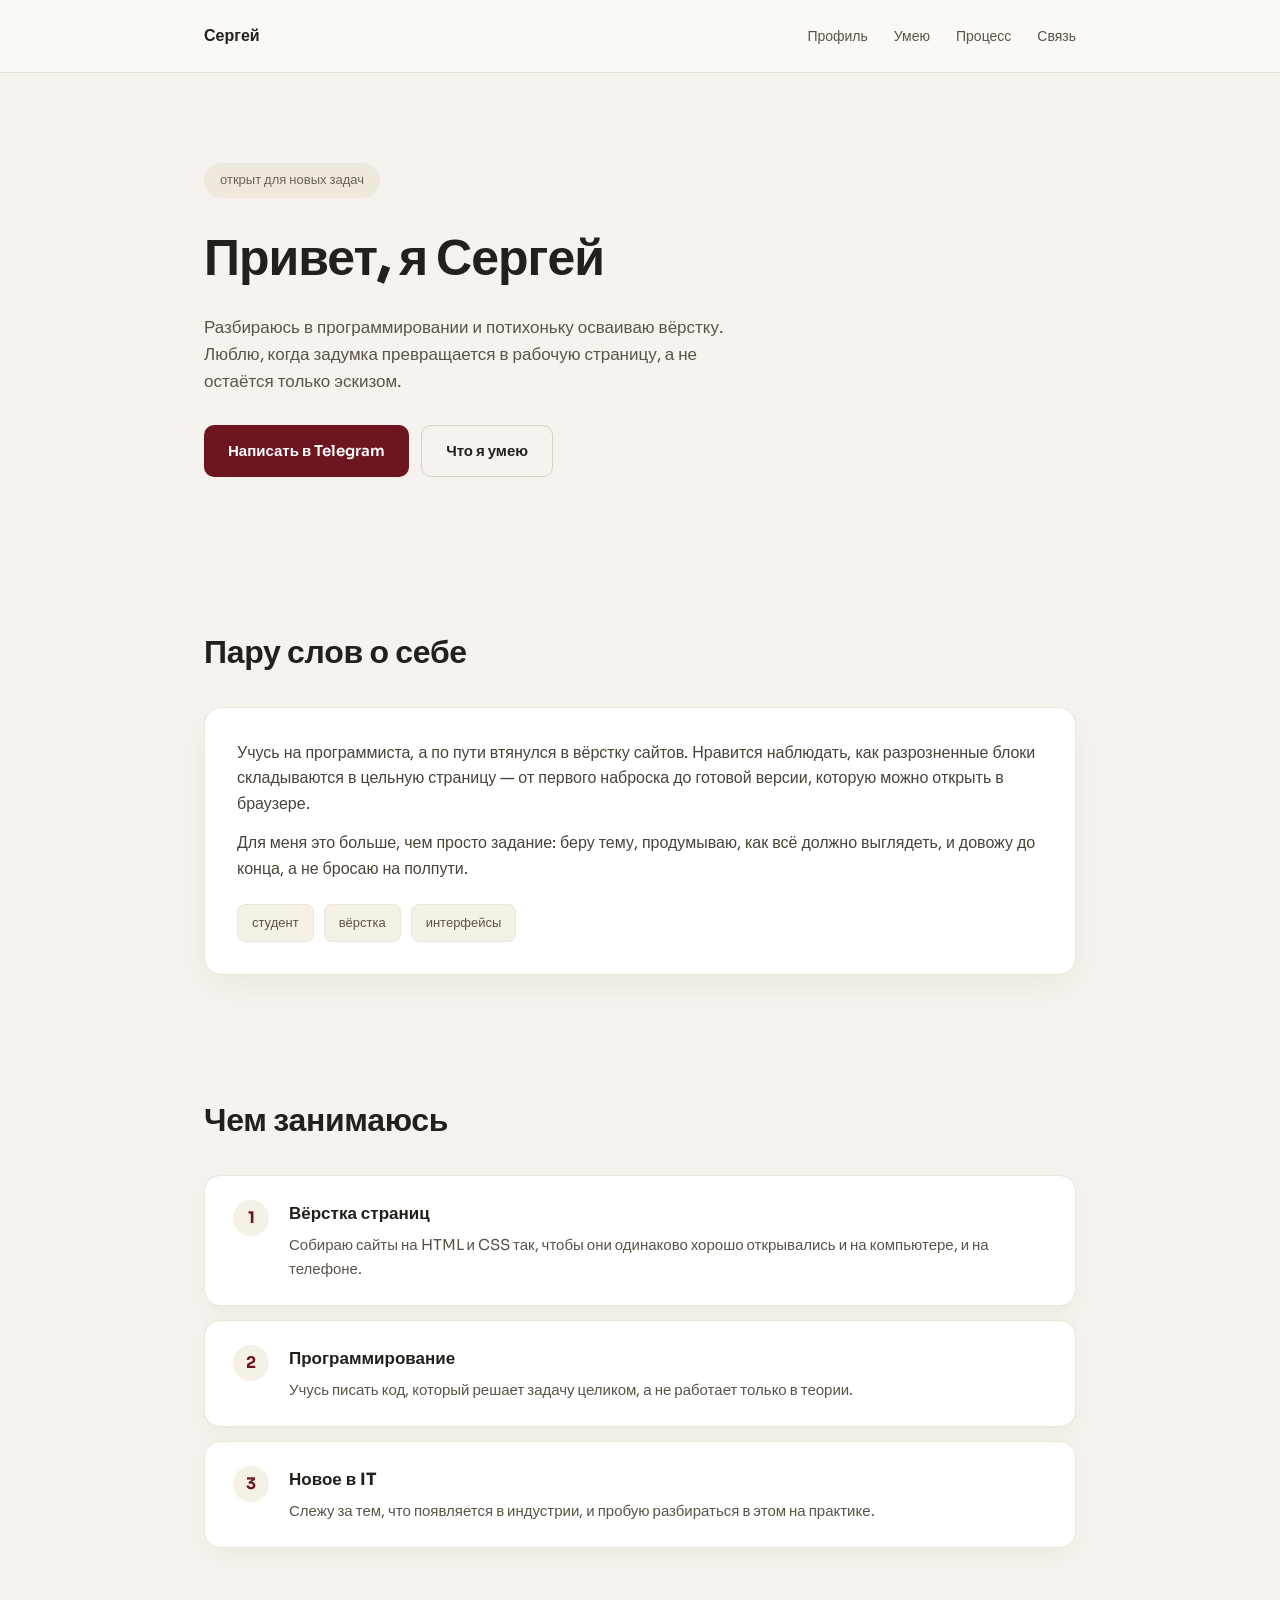
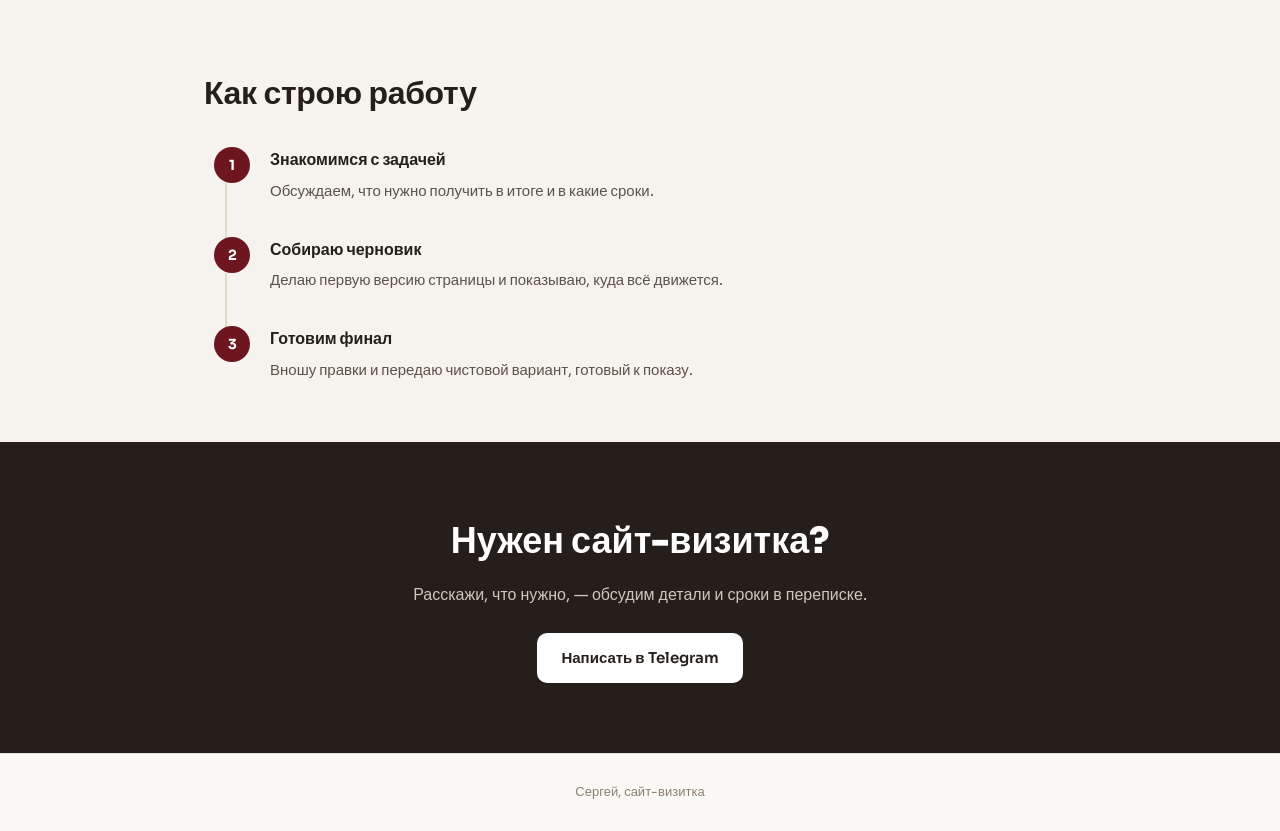
<file: site/index.html>
<!DOCTYPE html>
<html lang="ru">
<head>
<meta charset="UTF-8">
<meta name="viewport" content="width=device-width, initial-scale=1.0">
<title>Сергей — сайт-визитка</title>
<link rel="preconnect" href="https://fonts.googleapis.com">
<link rel="preconnect" href="https://fonts.gstatic.com" crossorigin>
<link href="https://fonts.googleapis.com/css2?family=Sora:wght@400;500;600;700;800&display=swap" rel="stylesheet">
<link rel="stylesheet" href="style.css">
</head>
<body>

  <nav class="nav">
    <div class="nav-inner">
      <div class="brand">
        <span class="brand-name">Сергей</span>
      </div>
      <div class="nav-links">
        <a href="#profile">Профиль</a>
        <a href="#skills">Умею</a>
        <a href="#process">Процесс</a>
        <a href="#contact">Связь</a>
      </div>
    </div>
  </nav>

  <main>

    <section class="hero">
      <div class="hero-text-col">
        <span class="tag">открыт для новых задач</span>
        <h1>Привет, я Сергей</h1>
        <p class="lead">Разбираюсь в программировании и потихоньку осваиваю вёрстку. Люблю, когда задумка превращается в рабочую страницу, а не остаётся только эскизом.</p>
        <div class="btn-row">
          <a class="btn btn-fill" href="https://t.me/wulor" target="_blank" rel="noopener">Написать в Telegram</a>
          <a class="btn btn-outline" href="#skills">Что я умею</a>
        </div>
      </div>
    </section>

    <section class="block" id="profile">
      <h2 class="block-title">Пару слов о себе</h2>
      <div class="panel">
        <p>Учусь на программиста, а по пути втянулся в вёрстку сайтов. Нравится наблюдать, как разрозненные блоки складываются в цельную страницу — от первого наброска до готовой версии, которую можно открыть в браузере.</p>
        <p>Для меня это больше, чем просто задание: беру тему, продумываю, как всё должно выглядеть, и довожу до конца, а не бросаю на полпути.</p>
        <div class="tags">
          <span>студент</span>
          <span>вёрстка</span>
          <span>интерфейсы</span>
        </div>
      </div>
    </section>

    <section class="block" id="skills">
      <h2 class="block-title">Чем занимаюсь</h2>
      <div class="rows">
        <div class="row">
          <span class="row-mark">1</span>
          <div class="row-body">
            <h3>Вёрстка страниц</h3>
            <p>Собираю сайты на HTML и CSS так, чтобы они одинаково хорошо открывались и на компьютере, и на телефоне.</p>
          </div>
        </div>
        <div class="row">
          <span class="row-mark">2</span>
          <div class="row-body">
            <h3>Программирование</h3>
            <p>Учусь писать код, который решает задачу целиком, а не работает только в теории.</p>
          </div>
        </div>
        <div class="row">
          <span class="row-mark">3</span>
          <div class="row-body">
            <h3>Новое в IT</h3>
            <p>Слежу за тем, что появляется в индустрии, и пробую разбираться в этом на практике.</p>
          </div>
        </div>
      </div>
    </section>

    <section class="block" id="process">
      <h2 class="block-title">Как строю работу</h2>
      <div class="timeline">
        <div class="tl-item">
          <span class="tl-dot">1</span>
          <div>
            <h4>Знакомимся с задачей</h4>
            <p>Обсуждаем, что нужно получить в итоге и в какие сроки.</p>
          </div>
        </div>
        <div class="tl-item">
          <span class="tl-dot">2</span>
          <div>
            <h4>Собираю черновик</h4>
            <p>Делаю первую версию страницы и показываю, куда всё движется.</p>
          </div>
        </div>
        <div class="tl-item">
          <span class="tl-dot">3</span>
          <div>
            <h4>Готовим финал</h4>
            <p>Вношу правки и передаю чистовой вариант, готовый к показу.</p>
          </div>
        </div>
      </div>
    </section>

    <section class="cta" id="contact">
      <div class="cta-inner">
        <h2>Нужен сайт-визитка?</h2>
        <p>Расскажи, что нужно, — обсудим детали и сроки в переписке.</p>
        <a class="btn btn-light" href="https://t.me/wulor" target="_blank" rel="noopener">Написать в Telegram</a>
      </div>
    </section>

  </main>

  <footer>
    <p>Сергей, сайт-визитка</p>
  </footer>

</body>
</html>
</file>
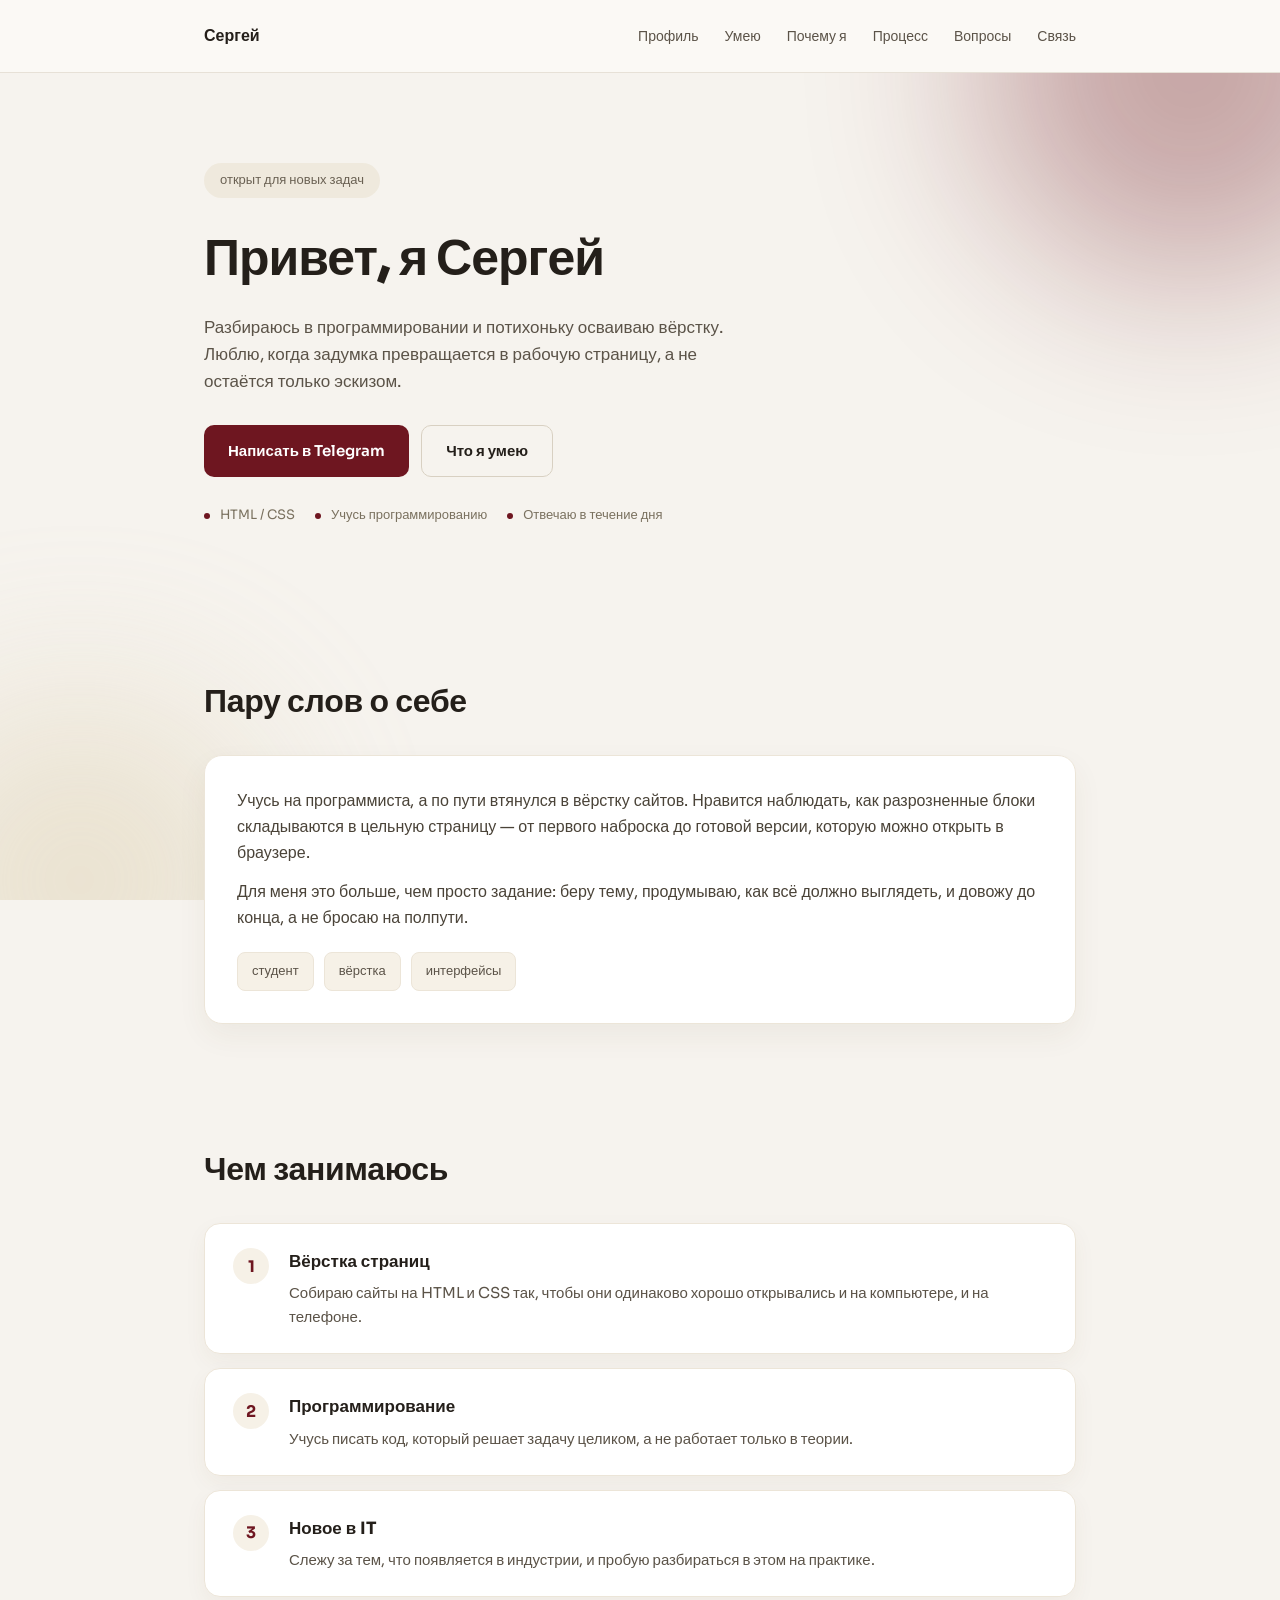
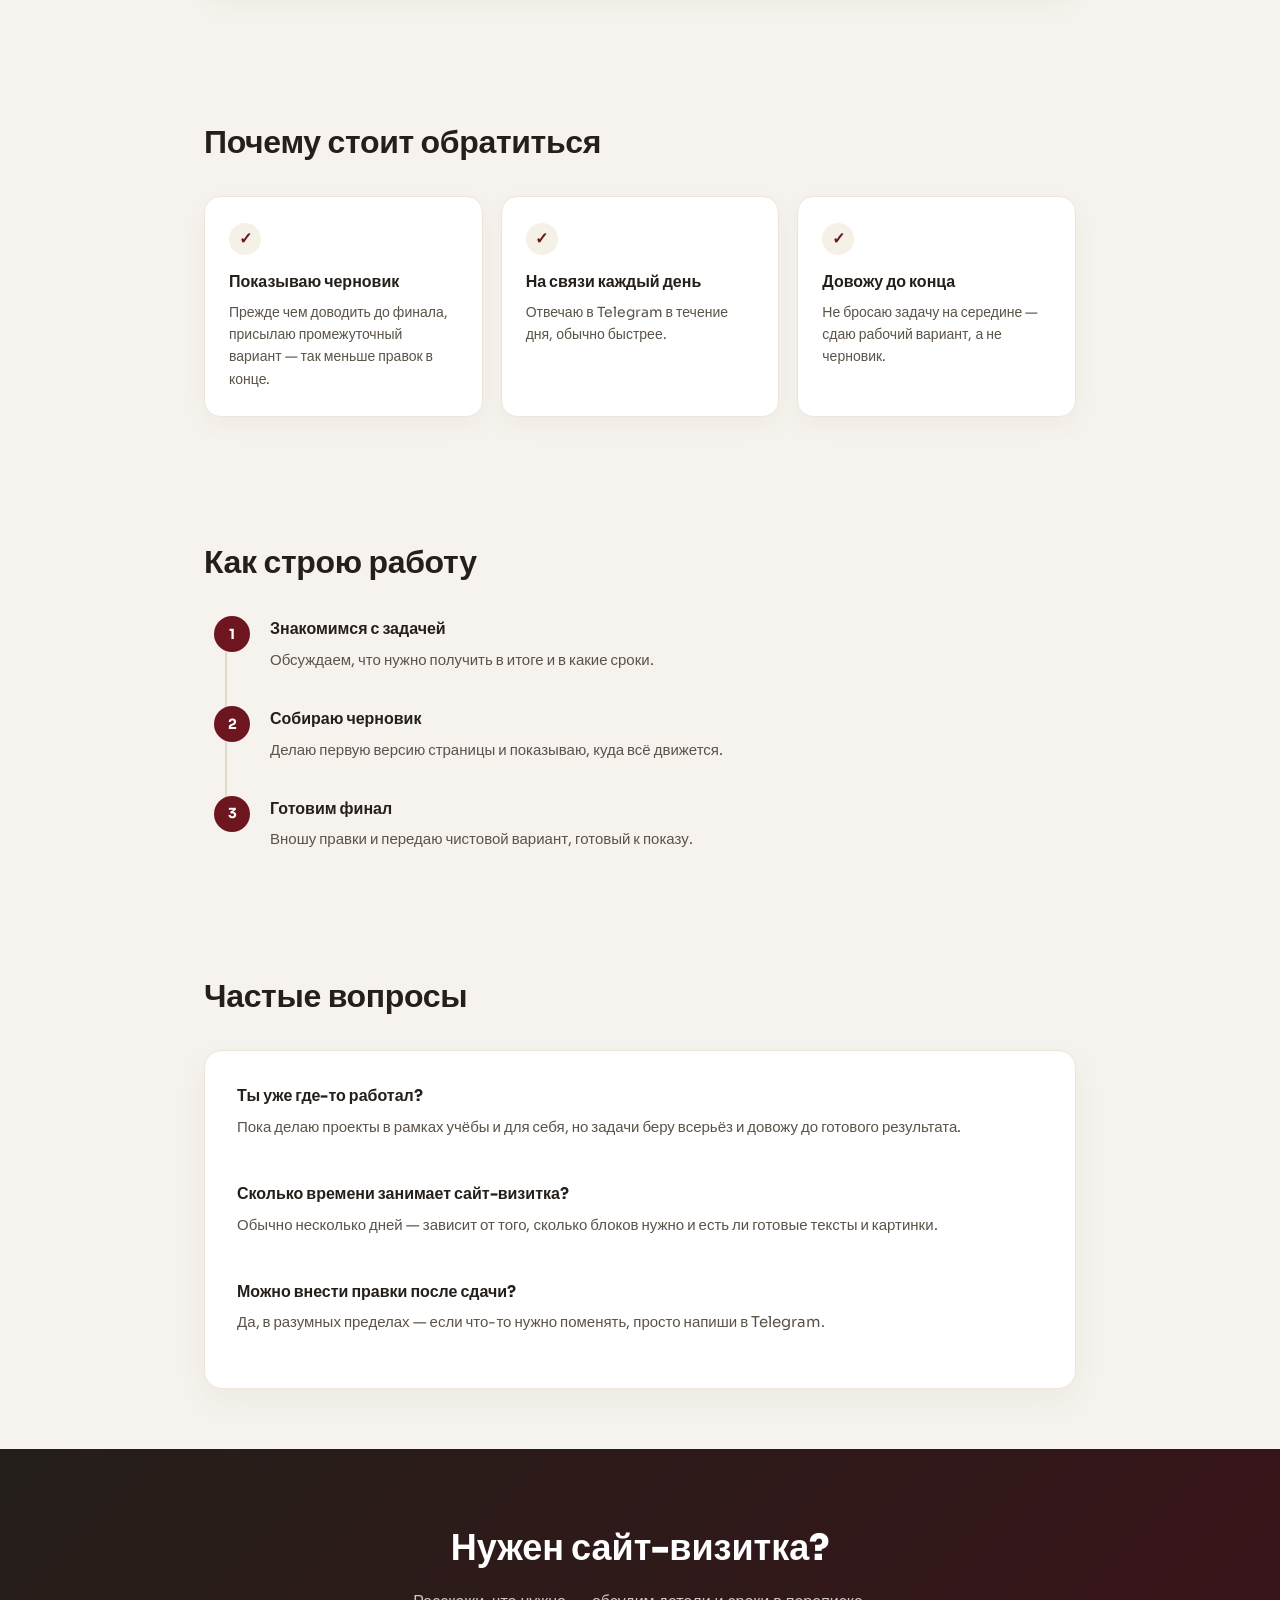
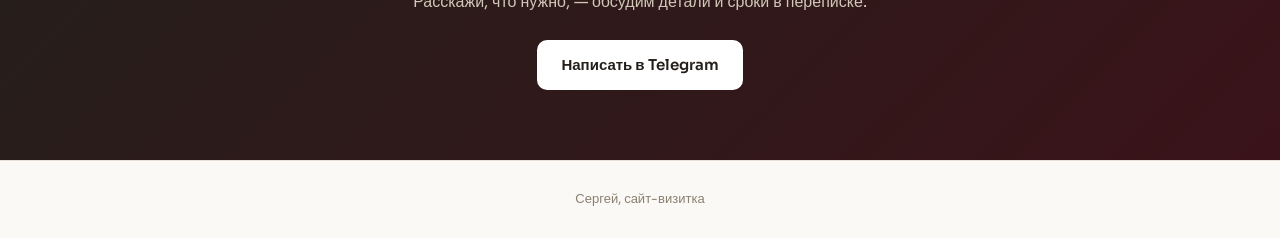
<file: sitedit/index.html>
<!DOCTYPE html>
<html lang="ru">
<head>
<meta charset="UTF-8">
<meta name="viewport" content="width=device-width, initial-scale=1.0">
<title>Сергей — сайт-визитка</title>
<meta name="description" content="Сергей — студент, изучаю программирование и вёрстку сайтов на HTML и CSS.">
<link rel="icon" href="data:image/svg+xml,%3Csvg xmlns='http://www.w3.org/2000/svg' viewBox='0 0 64 64'%3E%3Ccircle cx='32' cy='32' r='32' fill='%236e1620'/%3E%3Ctext x='32' y='42' font-family='Arial, sans-serif' font-size='30' font-weight='700' fill='%23fff' text-anchor='middle'%3E%D0%A1%3C/text%3E%3C/svg%3E">
<link rel="preconnect" href="https://fonts.googleapis.com">
<link rel="preconnect" href="https://fonts.gstatic.com" crossorigin>
<link href="https://fonts.googleapis.com/css2?family=Sora:wght@400;500;600;700;800&display=swap" rel="stylesheet">
<link rel="stylesheet" href="style.css">
</head>
<body>

  <div class="bg-decor" aria-hidden="true">
    <span class="blob blob-1"></span>
    <span class="blob blob-2"></span>
  </div>

  <nav class="nav">
    <div class="nav-inner">
      <div class="brand">
        <span class="brand-name">Сергей</span>
      </div>
      <div class="nav-links">
        <a href="#profile">Профиль</a>
        <a href="#skills">Умею</a>
        <a href="#why">Почему я</a>
        <a href="#process">Процесс</a>
        <a href="#faq">Вопросы</a>
        <a href="#contact">Связь</a>
      </div>
    </div>
  </nav>

  <main>

    <section class="hero">
      <div class="hero-text-col">
        <span class="tag">открыт для новых задач</span>
        <h1>Привет, я Сергей</h1>
        <p class="lead">Разбираюсь в программировании и потихоньку осваиваю вёрстку. Люблю, когда задумка превращается в рабочую страницу, а не остаётся только эскизом.</p>
        <div class="btn-row">
          <a class="btn btn-fill" href="https://t.me/wulor" target="_blank" rel="noopener">Написать в Telegram</a>
          <a class="btn btn-outline" href="#skills">Что я умею</a>
        </div>
        <div class="hero-facts">
          <span>HTML / CSS</span>
          <span>Учусь программированию</span>
          <span>Отвечаю в течение дня</span>
        </div>
      </div>
    </section>

    <section class="block reveal" id="profile">
      <h2 class="block-title">Пару слов о себе</h2>
      <div class="panel">
        <p>Учусь на программиста, а по пути втянулся в вёрстку сайтов. Нравится наблюдать, как разрозненные блоки складываются в цельную страницу — от первого наброска до готовой версии, которую можно открыть в браузере.</p>
        <p>Для меня это больше, чем просто задание: беру тему, продумываю, как всё должно выглядеть, и довожу до конца, а не бросаю на полпути.</p>
        <div class="tags">
          <span>студент</span>
          <span>вёрстка</span>
          <span>интерфейсы</span>
        </div>
      </div>
    </section>

    <section class="block reveal" id="skills">
      <h2 class="block-title">Чем занимаюсь</h2>
      <div class="rows">
        <div class="row">
          <span class="row-mark">1</span>
          <div class="row-body">
            <h3>Вёрстка страниц</h3>
            <p>Собираю сайты на HTML и CSS так, чтобы они одинаково хорошо открывались и на компьютере, и на телефоне.</p>
          </div>
        </div>
        <div class="row">
          <span class="row-mark">2</span>
          <div class="row-body">
            <h3>Программирование</h3>
            <p>Учусь писать код, который решает задачу целиком, а не работает только в теории.</p>
          </div>
        </div>
        <div class="row">
          <span class="row-mark">3</span>
          <div class="row-body">
            <h3>Новое в IT</h3>
            <p>Слежу за тем, что появляется в индустрии, и пробую разбираться в этом на практике.</p>
          </div>
        </div>
      </div>
    </section>

    <section class="block reveal" id="why">
      <h2 class="block-title">Почему стоит обратиться</h2>
      <div class="cards">
        <div class="card">
          <span class="card-mark">✓</span>
          <h3>Показываю черновик</h3>
          <p>Прежде чем доводить до финала, присылаю промежуточный вариант — так меньше правок в конце.</p>
        </div>
        <div class="card">
          <span class="card-mark">✓</span>
          <h3>На связи каждый день</h3>
          <p>Отвечаю в Telegram в течение дня, обычно быстрее.</p>
        </div>
        <div class="card">
          <span class="card-mark">✓</span>
          <h3>Довожу до конца</h3>
          <p>Не бросаю задачу на середине — сдаю рабочий вариант, а не черновик.</p>
        </div>
      </div>
    </section>

    <section class="block reveal" id="process">
      <h2 class="block-title">Как строю работу</h2>
      <div class="timeline">
        <div class="tl-item">
          <span class="tl-dot">1</span>
          <div>
            <h4>Знакомимся с задачей</h4>
            <p>Обсуждаем, что нужно получить в итоге и в какие сроки.</p>
          </div>
        </div>
        <div class="tl-item">
          <span class="tl-dot">2</span>
          <div>
            <h4>Собираю черновик</h4>
            <p>Делаю первую версию страницы и показываю, куда всё движется.</p>
          </div>
        </div>
        <div class="tl-item">
          <span class="tl-dot">3</span>
          <div>
            <h4>Готовим финал</h4>
            <p>Вношу правки и передаю чистовой вариант, готовый к показу.</p>
          </div>
        </div>
      </div>
    </section>

    <section class="block reveal" id="faq">
      <h2 class="block-title">Частые вопросы</h2>
      <div class="panel faq-panel">
        <div class="faq-item">
          <h4>Ты уже где-то работал?</h4>
          <p>Пока делаю проекты в рамках учёбы и для себя, но задачи беру всерьёз и довожу до готового результата.</p>
        </div>
        <div class="faq-item">
          <h4>Сколько времени занимает сайт-визитка?</h4>
          <p>Обычно несколько дней — зависит от того, сколько блоков нужно и есть ли готовые тексты и картинки.</p>
        </div>
        <div class="faq-item">
          <h4>Можно внести правки после сдачи?</h4>
          <p>Да, в разумных пределах — если что-то нужно поменять, просто напиши в Telegram.</p>
        </div>
      </div>
    </section>

    <section class="cta" id="contact">
      <div class="cta-inner">
        <h2>Нужен сайт-визитка?</h2>
        <p>Расскажи, что нужно, — обсудим детали и сроки в переписке.</p>
        <a class="btn btn-light" href="https://t.me/wulor" target="_blank" rel="noopener">Написать в Telegram</a>
      </div>
    </section>

  </main>

  <footer>
    <p>Сергей, сайт-визитка</p>
  </footer>

  <script>
    var revealItems = document.querySelectorAll('.reveal');

    var revealObserver = new IntersectionObserver(function (entries) {
      entries.forEach(function (entry) {
        if (entry.isIntersecting) {
          entry.target.classList.add('is-visible');
          revealObserver.unobserve(entry.target);
        }
      });
    }, { threshold: 0.15 });

    revealItems.forEach(function (item) {
      revealObserver.observe(item);
    });
  </script>

</body>
</html>
</file>
<file: site/style.css>
* {
  box-sizing: border-box;
  margin: 0;
  padding: 0;
}

html {
  scroll-behavior: smooth;
}

body {
  background: #f6f3ee;
  color: #241f1a;
  font-family: 'Sora', sans-serif;
  font-size: 16px;
  line-height: 1.6;
}

a {
  color: inherit;
}

.nav-inner,
.hero,
.block,
.cta-inner {
  max-width: 920px;
  margin: 0 auto;
  padding-left: 24px;
  padding-right: 24px;
}

.nav {
  background: #fbf9f5;
  border-bottom: 1px solid #e7e1d7;
}

.nav-inner {
  display: flex;
  align-items: center;
  justify-content: space-between;
  height: 72px;
}

.brand {
  display: flex;
  align-items: center;
  gap: 10px;
}

.brand-name {
  font-weight: 700;
  font-size: 16px;
}

.nav-links {
  display: flex;
  gap: 26px;
}

.nav-links a {
  font-size: 14px;
  text-decoration: none;
  color: #5b5348;
  transition: color 0.15s ease;
}

.nav-links a:hover {
  color: #241f1a;
}

.hero {
  padding-top: 90px;
  padding-bottom: 90px;
}

.hero-text-col {
  max-width: 520px;
}

.tag {
  display: inline-block;
  padding: 7px 16px;
  border-radius: 999px;
  background: #efe9dd;
  color: #6a6153;
  font-size: 13px;
  margin-bottom: 20px;
}

.hero h1 {
  font-size: clamp(34px, 5.5vw, 50px);
  font-weight: 800;
  letter-spacing: -0.02em;
  margin-bottom: 16px;
}

.lead {
  color: #5b5348;
  font-size: 17px;
  margin-bottom: 30px;
}

.btn-row {
  display: flex;
  gap: 12px;
  flex-wrap: wrap;
}

.btn {
  display: inline-flex;
  align-items: center;
  padding: 13px 24px;
  border-radius: 10px;
  font-weight: 600;
  font-size: 15px;
  text-decoration: none;
  transition: transform 0.15s ease, background 0.2s ease;
}

.btn-fill {
  background: #6e1620;
  color: #fff;
}

.btn-fill:hover {
  transform: translateY(-2px);
  background: #57121a;
}

.btn-outline {
  background: transparent;
  color: #241f1a;
  border: 1px solid #d8d0c2;
}

.btn-outline:hover {
  transform: translateY(-2px);
  border-color: #6e1620;
}

.btn-light {
  background: #fff;
  color: #241f1a;
}

.btn-light:hover {
  transform: translateY(-2px);
  background: #f3ede2;
}

.block {
  padding: 60px 24px;
}

.block-title {
  font-size: clamp(24px, 3.6vw, 32px);
  font-weight: 800;
  letter-spacing: -0.01em;
  margin-bottom: 28px;
}

.panel {
  background: #fff;
  border: 1px solid #ece5d8;
  border-radius: 18px;
  padding: 32px;
  box-shadow: 0 12px 30px rgba(90, 70, 40, 0.06);
}

.panel p {
  color: #4a4338;
  margin-bottom: 14px;
}

.panel p:last-of-type {
  margin-bottom: 22px;
}

.tags {
  display: flex;
  flex-wrap: wrap;
  gap: 10px;
}

.tags span {
  padding: 8px 14px;
  border-radius: 8px;
  background: #f6f1e7;
  border: 1px solid #ece5d8;
  font-size: 13px;
  color: #5b5348;
}

.rows {
  display: flex;
  flex-direction: column;
  gap: 14px;
}

.row {
  display: flex;
  gap: 20px;
  align-items: flex-start;
  background: #fff;
  border: 1px solid #ece5d8;
  border-radius: 16px;
  padding: 24px 28px;
  box-shadow: 0 8px 22px rgba(90, 70, 40, 0.05);
}

.row-mark {
  flex-shrink: 0;
  width: 36px;
  height: 36px;
  border-radius: 50%;
  background: #f6f1e7;
  color: #6e1620;
  display: flex;
  align-items: center;
  justify-content: center;
  font-weight: 700;
}

.row-body h3 {
  font-size: 17px;
  font-weight: 700;
  margin-bottom: 6px;
}

.row-body p {
  color: #5b5348;
  font-size: 15px;
}

.timeline {
  position: relative;
  padding-left: 4px;
}

.tl-item {
  position: relative;
  display: flex;
  gap: 20px;
  padding-bottom: 34px;
  padding-left: 6px;
}

.tl-item:last-child {
  padding-bottom: 0;
}

.tl-item::before {
  content: "";
  position: absolute;
  left: 17px;
  top: 36px;
  bottom: -2px;
  width: 2px;
  background: #e2dac9;
}

.tl-item:last-child::before {
  display: none;
}

.tl-dot {
  flex-shrink: 0;
  width: 36px;
  height: 36px;
  border-radius: 50%;
  background: #6e1620;
  color: #fff;
  display: flex;
  align-items: center;
  justify-content: center;
  font-weight: 700;
  font-size: 14px;
  z-index: 1;
}

.tl-item h4 {
  font-size: 16px;
  font-weight: 700;
  margin-bottom: 6px;
}

.tl-item p {
  color: #5b5348;
  font-size: 15px;
}

.cta {
  background: #241f1a;
  color: #fff;
  padding: 70px 24px;
  text-align: center;
}

.cta h2 {
  font-size: clamp(26px, 4vw, 36px);
  font-weight: 800;
  margin-bottom: 12px;
}

.cta p {
  color: #cfc7b8;
  margin-bottom: 26px;
}

footer {
  text-align: center;
  padding: 28px 24px;
  background: #fbf9f5;
  border-top: 1px solid #e7e1d7;
}

footer p {
  color: #8a8172;
  font-size: 13px;
}

@media (max-width: 760px) {
  .hero {
    text-align: center;
    padding-top: 56px;
  }

  .hero-text-col {
    max-width: 100%;
    margin: 0 auto;
  }

  .btn-row {
    justify-content: center;
  }
}

@media (max-width: 560px) {
  .nav-inner,
  .hero,
  .block,
  .cta-inner {
    padding-left: 18px;
    padding-right: 18px;
  }

  .nav-links {
    gap: 14px;
  }

  .nav-links a {
    font-size: 13px;
  }

  .btn-row {
    flex-direction: column;
    align-items: stretch;
  }

  .btn {
    justify-content: center;
  }

  .panel,
  .row {
    padding: 22px 18px;
    border-radius: 14px;
  }

  .block {
    padding: 44px 18px;
  }

  .cta {
    padding: 48px 18px;
  }
}
</file>
<file: sitedit/style.css>
* {
  box-sizing: border-box;
  margin: 0;
  padding: 0;
}

html {
  scroll-behavior: smooth;
}

body {
  background: #f6f3ee;
  color: #241f1a;
  font-family: 'Sora', sans-serif;
  font-size: 16px;
  line-height: 1.6;
  position: relative;
  overflow-x: hidden;
}

.bg-decor {
  position: fixed;
  inset: 0;
  z-index: -1;
  overflow: hidden;
  pointer-events: none;
}

.blob {
  position: absolute;
  border-radius: 50%;
  filter: blur(90px);
  opacity: 0.35;
}

.blob-1 {
  width: 420px;
  height: 420px;
  top: -140px;
  right: -120px;
  background: #6e1620;
}

.blob-2 {
  width: 360px;
  height: 360px;
  bottom: -160px;
  left: -100px;
  background: #d8c9a3;
  opacity: 0.4;
}

a {
  color: inherit;
}

.nav-inner,
.hero,
.block,
.cta-inner {
  max-width: 920px;
  margin: 0 auto;
  padding-left: 24px;
  padding-right: 24px;
}

.nav {
  background: #fbf9f5;
  border-bottom: 1px solid #e7e1d7;
}

.nav-inner {
  display: flex;
  align-items: center;
  justify-content: space-between;
  height: 72px;
}

.brand {
  display: flex;
  align-items: center;
  gap: 10px;
}

.brand-name {
  font-weight: 700;
  font-size: 16px;
}

.nav-links {
  display: flex;
  gap: 26px;
}

.nav-links a {
  font-size: 14px;
  text-decoration: none;
  color: #5b5348;
  transition: color 0.15s ease;
}

.nav-links a:hover {
  color: #241f1a;
}

.hero {
  padding-top: 90px;
  padding-bottom: 90px;
}

.hero-text-col {
  max-width: 520px;
}

.tag {
  display: inline-block;
  padding: 7px 16px;
  border-radius: 999px;
  background: #efe9dd;
  color: #6a6153;
  font-size: 13px;
  margin-bottom: 20px;
}

.hero h1 {
  font-size: clamp(34px, 5.5vw, 50px);
  font-weight: 800;
  letter-spacing: -0.02em;
  margin-bottom: 16px;
}

.lead {
  color: #5b5348;
  font-size: 17px;
  margin-bottom: 30px;
}

.btn-row {
  display: flex;
  gap: 12px;
  flex-wrap: wrap;
}

.hero-facts {
  display: flex;
  flex-wrap: wrap;
  gap: 10px 20px;
  margin-top: 28px;
}

.hero-facts span {
  font-size: 13px;
  color: #7a715f;
  position: relative;
  padding-left: 16px;
}

.hero-facts span::before {
  content: "";
  position: absolute;
  left: 0;
  top: 50%;
  transform: translateY(-50%);
  width: 6px;
  height: 6px;
  border-radius: 50%;
  background: #6e1620;
}

.btn {
  display: inline-flex;
  align-items: center;
  padding: 13px 24px;
  border-radius: 10px;
  font-weight: 600;
  font-size: 15px;
  text-decoration: none;
  transition: transform 0.15s ease, background 0.2s ease;
}

.btn-fill {
  background: #6e1620;
  color: #fff;
}

.btn-fill:hover {
  transform: translateY(-2px);
  background: #57121a;
}

.btn-outline {
  background: transparent;
  color: #241f1a;
  border: 1px solid #d8d0c2;
}

.btn-outline:hover {
  transform: translateY(-2px);
  border-color: #6e1620;
}

.btn-light {
  background: #fff;
  color: #241f1a;
}

.btn-light:hover {
  transform: translateY(-2px);
  background: #f3ede2;
}

.block {
  padding: 60px 24px;
}

.block-title {
  font-size: clamp(24px, 3.6vw, 32px);
  font-weight: 800;
  letter-spacing: -0.01em;
  margin-bottom: 28px;
}

.panel {
  background: #fff;
  border: 1px solid #ece5d8;
  border-radius: 18px;
  padding: 32px;
  box-shadow: 0 12px 30px rgba(90, 70, 40, 0.06);
}

.panel p {
  color: #4a4338;
  margin-bottom: 14px;
}

.panel p:last-of-type {
  margin-bottom: 22px;
}

.tags {
  display: flex;
  flex-wrap: wrap;
  gap: 10px;
}

.tags span {
  padding: 8px 14px;
  border-radius: 8px;
  background: #f6f1e7;
  border: 1px solid #ece5d8;
  font-size: 13px;
  color: #5b5348;
}

.rows {
  display: flex;
  flex-direction: column;
  gap: 14px;
}

.row {
  display: flex;
  gap: 20px;
  align-items: flex-start;
  background: #fff;
  border: 1px solid #ece5d8;
  border-radius: 16px;
  padding: 24px 28px;
  box-shadow: 0 8px 22px rgba(90, 70, 40, 0.05);
}

.row-mark {
  flex-shrink: 0;
  width: 36px;
  height: 36px;
  border-radius: 50%;
  background: #f6f1e7;
  color: #6e1620;
  display: flex;
  align-items: center;
  justify-content: center;
  font-weight: 700;
}

.row-body h3 {
  font-size: 17px;
  font-weight: 700;
  margin-bottom: 6px;
}

.row-body p {
  color: #5b5348;
  font-size: 15px;
}

.cards {
  display: grid;
  grid-template-columns: repeat(3, 1fr);
  gap: 18px;
}

.card {
  background: #fff;
  border: 1px solid #ece5d8;
  border-radius: 16px;
  padding: 26px 24px;
  box-shadow: 0 8px 22px rgba(90, 70, 40, 0.05);
  transition: transform 0.2s ease, box-shadow 0.2s ease;
}

.card:hover {
  transform: translateY(-4px);
  box-shadow: 0 16px 32px rgba(90, 70, 40, 0.1);
}

.card-mark {
  display: inline-flex;
  align-items: center;
  justify-content: center;
  width: 32px;
  height: 32px;
  border-radius: 50%;
  background: #f6f1e7;
  color: #6e1620;
  font-weight: 700;
  margin-bottom: 14px;
}

.card h3 {
  font-size: 16px;
  font-weight: 700;
  margin-bottom: 6px;
}

.card p {
  color: #5b5348;
  font-size: 14px;
}

.timeline {
  position: relative;
  padding-left: 4px;
}

.tl-item {
  position: relative;
  display: flex;
  gap: 20px;
  padding-bottom: 34px;
  padding-left: 6px;
}

.tl-item:last-child {
  padding-bottom: 0;
}

.tl-item::before {
  content: "";
  position: absolute;
  left: 17px;
  top: 36px;
  bottom: -2px;
  width: 2px;
  background: #e2dac9;
}

.tl-item:last-child::before {
  display: none;
}

.tl-dot {
  flex-shrink: 0;
  width: 36px;
  height: 36px;
  border-radius: 50%;
  background: #6e1620;
  color: #fff;
  display: flex;
  align-items: center;
  justify-content: center;
  font-weight: 700;
  font-size: 14px;
  z-index: 1;
}

.tl-item h4 {
  font-size: 16px;
  font-weight: 700;
  margin-bottom: 6px;
}

.tl-item p {
  color: #5b5348;
  font-size: 15px;
}

.faq-panel {
  display: flex;
  flex-direction: column;
  gap: 20px;
}

.faq-item h4 {
  font-size: 16px;
  font-weight: 700;
  margin-bottom: 6px;
}

.faq-item p {
  color: #5b5348;
  font-size: 15px;
}

.reveal {
  opacity: 0;
  transform: translateY(24px);
  transition: opacity 0.6s ease, transform 0.6s ease;
}

.reveal.is-visible {
  opacity: 1;
  transform: translateY(0);
}

.cta {
  background: linear-gradient(135deg, #241f1a 0%, #3a1319 100%);
  color: #fff;
  padding: 70px 24px;
  text-align: center;
}

.cta h2 {
  font-size: clamp(26px, 4vw, 36px);
  font-weight: 800;
  margin-bottom: 12px;
}

.cta p {
  color: #cfc7b8;
  margin-bottom: 26px;
}

footer {
  text-align: center;
  padding: 28px 24px;
  background: #fbf9f5;
  border-top: 1px solid #e7e1d7;
}

footer p {
  color: #8a8172;
  font-size: 13px;
}

@media (max-width: 760px) {
  .hero {
    text-align: center;
    padding-top: 56px;
  }

  .hero-text-col {
    max-width: 100%;
    margin: 0 auto;
  }

  .btn-row {
    justify-content: center;
  }

  .hero-facts {
    justify-content: center;
  }

  .cards {
    grid-template-columns: 1fr;
  }

  .blob {
    filter: blur(60px);
    opacity: 0.25;
  }
}

@media (max-width: 560px) {
  .nav-inner,
  .hero,
  .block,
  .cta-inner {
    padding-left: 18px;
    padding-right: 18px;
  }

  .nav-links {
    gap: 14px;
  }

  .nav-links a {
    font-size: 13px;
  }

  .btn-row {
    flex-direction: column;
    align-items: stretch;
  }

  .btn {
    justify-content: center;
  }

  .panel,
  .row {
    padding: 22px 18px;
    border-radius: 14px;
  }

  .block {
    padding: 44px 18px;
  }

  .cta {
    padding: 48px 18px;
  }
}
</file>
